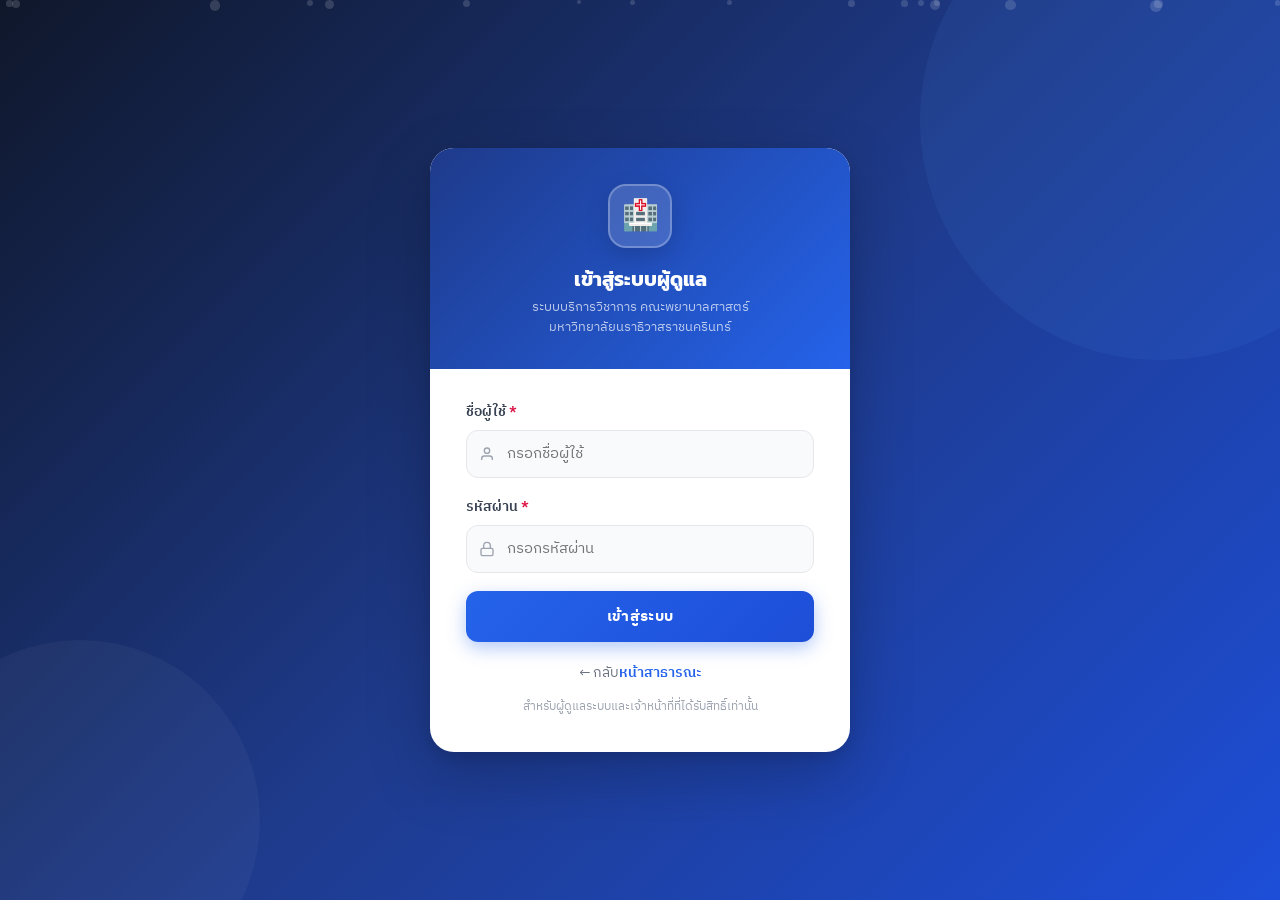
<file: public.html>
<!DOCTYPE html>
<html lang="th">
<head>
  <meta charset="UTF-8" />
  <meta name="viewport" content="width=device-width, initial-scale=1.0" />
  <title>เข้าสู่ระบบ · คณะพยาบาลศาสตร์ มนร.</title>
  <link rel="preconnect" href="https://fonts.googleapis.com" />
  <link rel="preconnect" href="https://fonts.gstatic.com" crossorigin />
  <link href="https://fonts.googleapis.com/css2?family=IBM+Plex+Sans+Thai:wght@300;400;500;600;700&family=Kanit:wght@400;600;700&display=swap" rel="stylesheet" />
  <style>
    *, *::before, *::after { box-sizing: border-box; margin: 0; padding: 0; }

    body {
      min-height: 100vh;
      display: flex;
      align-items: center;
      justify-content: center;
      font-family: 'IBM Plex Sans Thai', sans-serif;
      background: linear-gradient(135deg, #0f172a 0%, #1e3a8a 50%, #1d4ed8 100%);
      padding: 24px;
      position: relative;
      overflow: hidden;
    }

    /* decorative bg circles */
    body::before {
      content: '';
      position: fixed;
      top: -120px; right: -120px;
      width: 480px; height: 480px;
      border-radius: 50%;
      background: rgba(96,165,250,.08);
      pointer-events: none;
    }
    body::after {
      content: '';
      position: fixed;
      bottom: -100px; left: -100px;
      width: 360px; height: 360px;
      border-radius: 50%;
      background: rgba(255,255,255,.04);
      pointer-events: none;
    }

    .card {
      width: 100%;
      max-width: 420px;
      background: #fff;
      border-radius: 24px;
      box-shadow: 0 24px 64px rgba(0,0,0,.22), 0 4px 16px rgba(0,0,0,.12);
      overflow: hidden;
      position: relative;
      z-index: 1;
    }

    .card-top {
      background: linear-gradient(135deg, #1e3a8a, #2563eb);
      padding: 36px 36px 32px;
      text-align: center;
    }
    .logo-icon {
      width: 64px; height: 64px;
      border-radius: 18px;
      background: rgba(255,255,255,.15);
      border: 2px solid rgba(255,255,255,.25);
      display: flex; align-items: center; justify-content: center;
      font-size: 30px;
      margin: 0 auto 16px;
      box-shadow: 0 8px 24px rgba(0,0,0,.15);
    }
    .card-top h1 {
      font-family: 'Kanit', sans-serif;
      font-size: 20px;
      font-weight: 700;
      color: #fff;
      margin-bottom: 4px;
    }
    .card-top p {
      font-size: 13px;
      color: rgba(255,255,255,.7);
      line-height: 1.5;
    }

    .card-body {
      padding: 32px 36px 36px;
    }

    .field { margin-bottom: 18px; }
    .field label {
      display: block;
      font-size: 13.5px;
      font-weight: 600;
      color: #374151;
      margin-bottom: 7px;
    }
    .field label span { color: #d14 }

    .input-wrap {
      position: relative;
    }
    .input-icon {
      position: absolute;
      left: 13px; top: 50%;
      transform: translateY(-50%);
      color: #9ca3af;
      pointer-events: none;
    }
    .input {
      width: 100%;
      padding: 11px 14px 11px 40px;
      border: 1.5px solid #e5e7eb;
      border-radius: 12px;
      font-family: 'IBM Plex Sans Thai', sans-serif;
      font-size: 14.5px;
      color: #111827;
      background: #f9fafb;
      outline: none;
      transition: border-color .18s, box-shadow .18s, background .18s;
    }
    .input:focus {
      border-color: #2563eb;
      background: #fff;
      box-shadow: 0 0 0 3px rgba(37,99,235,.12);
    }

    .error-box {
      display: none;
      background: #fef2f2;
      border: 1px solid #fca5a5;
      border-radius: 10px;
      padding: 11px 14px;
      font-size: 13.5px;
      color: #b91c1c;
      margin-bottom: 18px;
      align-items: center;
      gap: 8px;
    }
    .error-box.show { display: flex; }

    .btn-login {
      width: 100%;
      padding: 13px;
      border: none;
      border-radius: 12px;
      background: linear-gradient(135deg, #2563eb, #1d4ed8);
      color: #fff;
      font-family: 'IBM Plex Sans Thai', sans-serif;
      font-size: 15px;
      font-weight: 700;
      cursor: pointer;
      box-shadow: 0 6px 18px rgba(37,99,235,.35);
      transition: opacity .18s, transform .1s;
      letter-spacing: .02em;
    }
    .btn-login:hover   { opacity: .92; }
    .btn-login:active  { transform: scale(.98); }
    .btn-login:disabled { opacity: .6; cursor: not-allowed; }

    .back-link {
      display: block;
      text-align: center;
      margin-top: 20px;
      font-size: 13.5px;
      color: #6b7280;
      text-decoration: none;
    }
    .back-link span { color: #2563eb; font-weight: 600; }
    .back-link:hover span { text-decoration: underline; }

    .hint {
      text-align: center;
      font-size: 12px;
      color: #9ca3af;
      margin-top: 14px;
      line-height: 1.5;
    }

    /* shake animation for error */
    @keyframes shake {
      0%,100%{transform:translateX(0)}
      20%{transform:translateX(-6px)}
      40%{transform:translateX(6px)}
      60%{transform:translateX(-4px)}
      80%{transform:translateX(4px)}
    }
    .shake { animation: shake .35s ease; }

    /* floating particles */
    .particles { position: fixed; inset: 0; pointer-events: none; overflow: hidden; z-index: 0; }
    .particle {
      position: absolute;
      width: 6px; height: 6px;
      border-radius: 50%;
      background: rgba(255,255,255,.15);
      animation: float linear infinite;
    }
    @keyframes float {
      0%   { transform: translateY(110vh) scale(0); opacity: 0; }
      10%  { opacity: 1; }
      90%  { opacity: .5; }
      100% { transform: translateY(-10vh) scale(1); opacity: 0; }
    }
  </style>
</head>
<body>

  <!-- floating particles -->
  <div class="particles" id="particles"></div>

  <div class="card" id="card">
    <div class="card-top">
      <div class="logo-icon">🏥</div>
      <h1>เข้าสู่ระบบผู้ดูแล</h1>
      <p>ระบบบริการวิชาการ คณะพยาบาลศาสตร์<br/>มหาวิทยาลัยนราธิวาสราชนครินทร์</p>
    </div>

    <div class="card-body">
      <div class="error-box" id="errBox">
        <svg width="16" height="16" viewBox="0 0 24 24" fill="none" stroke="currentColor" stroke-width="2"><circle cx="12" cy="12" r="10"/><line x1="12" y1="8" x2="12" y2="12"/><line x1="12" y1="16" x2="12.01" y2="16"/></svg>
        <span id="errMsg">ชื่อผู้ใช้หรือรหัสผ่านไม่ถูกต้อง</span>
      </div>

      <form id="loginForm" onsubmit="return false;">
        <div class="field">
          <label>ชื่อผู้ใช้ <span>*</span></label>
          <div class="input-wrap">
            <svg class="input-icon" width="16" height="16" viewBox="0 0 24 24" fill="none" stroke="currentColor" stroke-width="2"><path d="M20 21v-2a4 4 0 00-4-4H8a4 4 0 00-4 4v2"/><circle cx="12" cy="7" r="4"/></svg>
            <input class="input" id="username" type="text" placeholder="กรอกชื่อผู้ใช้" autocomplete="username" />
          </div>
        </div>

        <div class="field">
          <label>รหัสผ่าน <span>*</span></label>
          <div class="input-wrap">
            <svg class="input-icon" width="16" height="16" viewBox="0 0 24 24" fill="none" stroke="currentColor" stroke-width="2"><rect x="3" y="11" width="18" height="11" rx="2"/><path d="M7 11V7a5 5 0 0110 0v4"/></svg>
            <input class="input" id="password" type="password" placeholder="กรอกรหัสผ่าน" autocomplete="current-password" />
          </div>
        </div>

        <button class="btn-login" id="loginBtn" type="button" onclick="doLogin()">เข้าสู่ระบบ</button>
      </form>

      <a href="public.html" class="back-link">← กลับ<span>หน้าสาธารณะ</span></a>
      <div class="hint">สำหรับผู้ดูแลระบบและเจ้าหน้าที่ที่ได้รับสิทธิ์เท่านั้น</div>
    </div>
  </div>

  <script>
    /* ── credentials (change as needed) ── */
    const USERS = {
      'admin':   'nursepnu2024',
      'nursepnu':'nurse@2024',
    };

    function doLogin() {
      const u = document.getElementById('username').value.trim();
      const p = document.getElementById('password').value;
      const btn = document.getElementById('loginBtn');
      const errBox = document.getElementById('errBox');
      const errMsg = document.getElementById('errMsg');

      if (!u || !p) {
        errMsg.textContent = 'กรุณากรอกชื่อผู้ใช้และรหัสผ่าน';
        errBox.classList.add('show');
        return;
      }

      btn.disabled = true;
      btn.textContent = 'กำลังตรวจสอบ…';

      setTimeout(() => {
        if (USERS[u] && USERS[u] === p) {
          /* success */
          sessionStorage.setItem('nursepnu_auth', '1');
          sessionStorage.setItem('nursepnu_user', u);
          btn.textContent = '✓ เข้าสู่ระบบสำเร็จ กำลังเปลี่ยนหน้า…';
          btn.style.background = 'linear-gradient(135deg,#15803d,#166534)';
          errBox.classList.remove('show');
          setTimeout(() => { window.location.replace('admin.html'); }, 600);
        } else {
          /* fail */
          errMsg.textContent = 'ชื่อผู้ใช้หรือรหัสผ่านไม่ถูกต้อง';
          errBox.classList.add('show');
          btn.disabled = false;
          btn.textContent = 'เข้าสู่ระบบ';
          document.getElementById('card').classList.add('shake');
          setTimeout(() => document.getElementById('card').classList.remove('shake'), 400);
          document.getElementById('password').value = '';
          document.getElementById('password').focus();
        }
      }, 500);
    }

    /* Enter key submits */
    document.addEventListener('keydown', (e) => { if (e.key === 'Enter') doLogin(); });

    /* generate particles */
    const pc = document.getElementById('particles');
    for (let i = 0; i < 18; i++) {
      const d = document.createElement('div');
      d.className = 'particle';
      d.style.left = Math.random() * 100 + 'vw';
      d.style.width = d.style.height = (4 + Math.random() * 8) + 'px';
      d.style.animationDuration = (8 + Math.random() * 14) + 's';
      d.style.animationDelay    = -(Math.random() * 20) + 's';
      pc.appendChild(d);
    }

    /* if already logged in, go straight to admin */
    if (sessionStorage.getItem('nursepnu_auth') === '1') {
      window.location.replace('admin.html');
    }
  </script>
</body>
</html>
</file>
